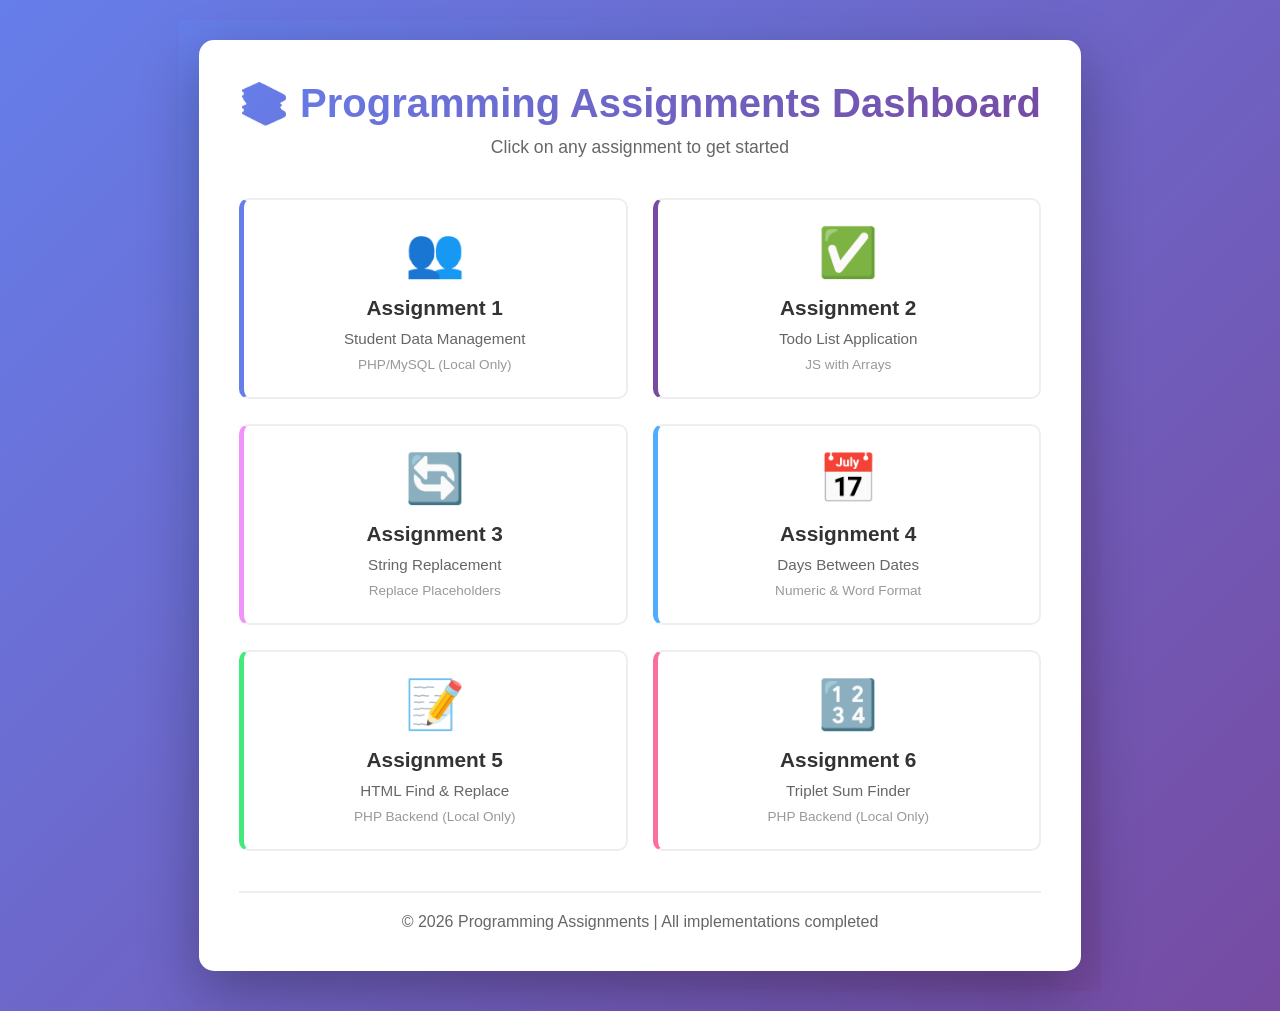
<file: index.html>
<?php
// Main Index Page - All Assignments
?>
<!DOCTYPE html>
<html lang="en">

<head>
    <meta charset="UTF-8">
    <meta name="viewport" content="width=device-width, initial-scale=1.0">
    <title>Programming Assignments - Dashboard</title>
    <link rel="stylesheet" href="public/css/style.css">
</head>

<body>
    <div class="container">
        <header>
            <h1>📚 Programming Assignments Dashboard</h1>
            <p>Click on any assignment to get started</p>
        </header>

        <nav class="assignments-nav">
            <div class="assignments-grid">
                <a href="assignment1.html" class="assignment-card assignment-card-1">
                    <div class="card-icon">👥</div>
                    <h3>Assignment 1</h3>
                    <p>Student Data Management</p>
                    <small>PHP/MySQL (Local Only)</small>
                </a>

                <a href="assignment2.html" class="assignment-card assignment-card-2">
                    <div class="card-icon">✅</div>
                    <h3>Assignment 2</h3>
                    <p>Todo List Application</p>
                    <small>JS with Arrays</small>
                </a>

                <a href="assignment3.html" class="assignment-card assignment-card-3">
                    <div class="card-icon">🔄</div>
                    <h3>Assignment 3</h3>
                    <p>String Replacement</p>
                    <small>Replace Placeholders</small>
                </a>

                <a href="assignment4.html" class="assignment-card assignment-card-4">
                    <div class="card-icon">📅</div>
                    <h3>Assignment 4</h3>
                    <p>Days Between Dates</p>
                    <small>Numeric & Word Format</small>
                </a>

                <a href="assignment5.html" class="assignment-card assignment-card-5">
                    <div class="card-icon">📝</div>
                    <h3>Assignment 5</h3>
                    <p>HTML Find & Replace</p>
                    <small>PHP Backend (Local Only)</small>
                </a>

                <a href="assignment6.html" class="assignment-card assignment-card-6">
                    <div class="card-icon">🔢</div>
                    <h3>Assignment 6</h3>
                    <p>Triplet Sum Finder</p>
                    <small>PHP Backend (Local Only)</small>
                </a>
            </div>
        </nav>

        <footer>
            <p>&copy; 2026 Programming Assignments | All implementations completed</p>
        </footer>
    </div>
</body>

</html>
</file>
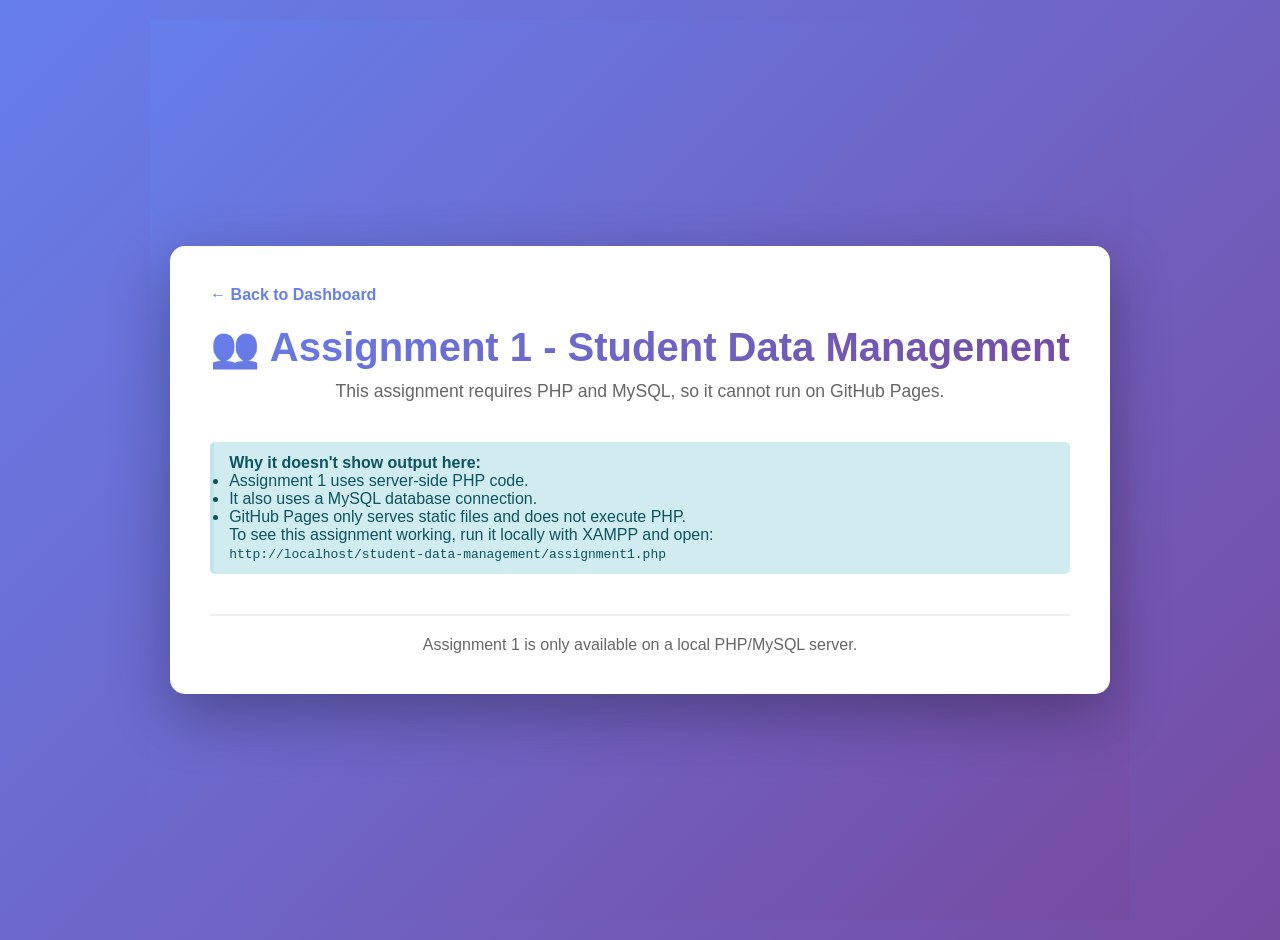
<file: assignment1.html>
<!DOCTYPE html>
<html lang="en">

<head>
    <meta charset="UTF-8">
    <meta name="viewport" content="width=device-width, initial-scale=1.0">
    <title>Assignment 1 - Local Only</title>
    <link rel="stylesheet" href="public/css/style.css">
</head>

<body>
    <div class="container">
        <a href="index.html" class="back-link">← Back to Dashboard</a>

        <header>
            <h1>👥 Assignment 1 - Student Data Management</h1>
            <p>This assignment requires PHP and MySQL, so it cannot run on GitHub Pages.</p>
        </header>

        <div class="info-message">
            <p><strong>Why it doesn't show output here:</strong></p>
            <ul>
                <li>Assignment 1 uses server-side PHP code.</li>
                <li>It also uses a MySQL database connection.</li>
                <li>GitHub Pages only serves static files and does not execute PHP.</li>
            </ul>
            <p>To see this assignment working, run it locally with XAMPP and open:</p>
            <p><code>http://localhost/student-data-management/assignment1.php</code></p>
        </div>

        <footer>
            <p>Assignment 1 is only available on a local PHP/MySQL server.</p>
        </footer>
    </div>
</body>

</html>
</file>
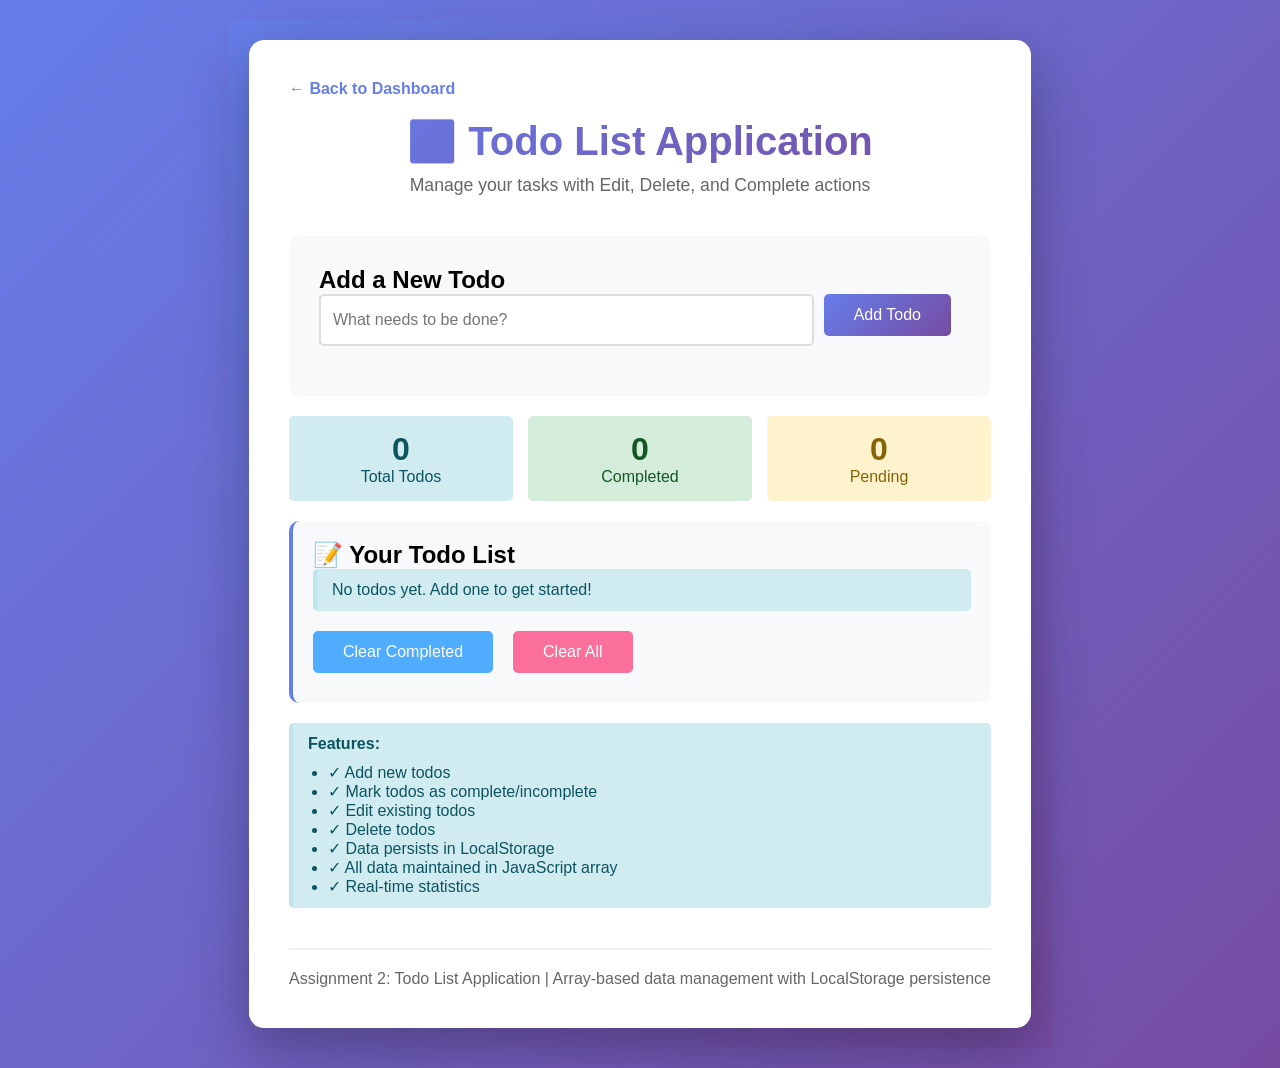
<file: assignment2.html>
<!DOCTYPE html>
<html lang="en">

<head>
    <meta charset="UTF-8">
    <meta name="viewport" content="width=device-width, initial-scale=1.0">
    <title>Assignment 2 - Todo List Application</title>
    <link rel="stylesheet" href="public/css/style.css">
</head>

<body>
    <div class="container">
        <a href="index.html" class="back-link">← Back to Dashboard</a>

        <header>
            <h1>✅ Todo List Application</h1>
            <p>Manage your tasks with Edit, Delete, and Complete actions</p>
        </header>

        <div class="form-container">
            <h2>Add a New Todo</h2>
            <form id="todoForm">
                <div class="todo-input-group">
                    <input type="text" id="todoInput" placeholder="What needs to be done?" required>
                    <button type="submit">Add Todo</button>
                </div>
            </form>
        </div>

        <div id="todoStats"></div>

        <div class="output-section">
            <h2>📝 Your Todo List</h2>
            <div id="todoList" class="todo-list">
                <!-- Todos will be rendered here -->
            </div>

            <div style="margin-top: 20px; display: flex; gap: 10px;">
                <button onclick="todoApp.clearCompleted()" style="background: #4facfe;">Clear Completed</button>
                <button onclick="todoApp.clearAll()" style="background: #fa709a;">Clear All</button>
            </div>
        </div>

        <div class="info-message" style="margin-top: 20px;">
            <strong>Features:</strong>
            <ul style="margin-left: 20px; margin-top: 10px;">
                <li>✓ Add new todos</li>
                <li>✓ Mark todos as complete/incomplete</li>
                <li>✓ Edit existing todos</li>
                <li>✓ Delete todos</li>
                <li>✓ Data persists in LocalStorage</li>
                <li>✓ All data maintained in JavaScript array</li>
                <li>✓ Real-time statistics</li>
            </ul>
        </div>

        <footer>
            <p>Assignment 2: Todo List Application | Array-based data management with LocalStorage persistence</p>
        </footer>
    </div>

    <script src="public/js/assignment2.js"></script>
</body>

</html>
</file>
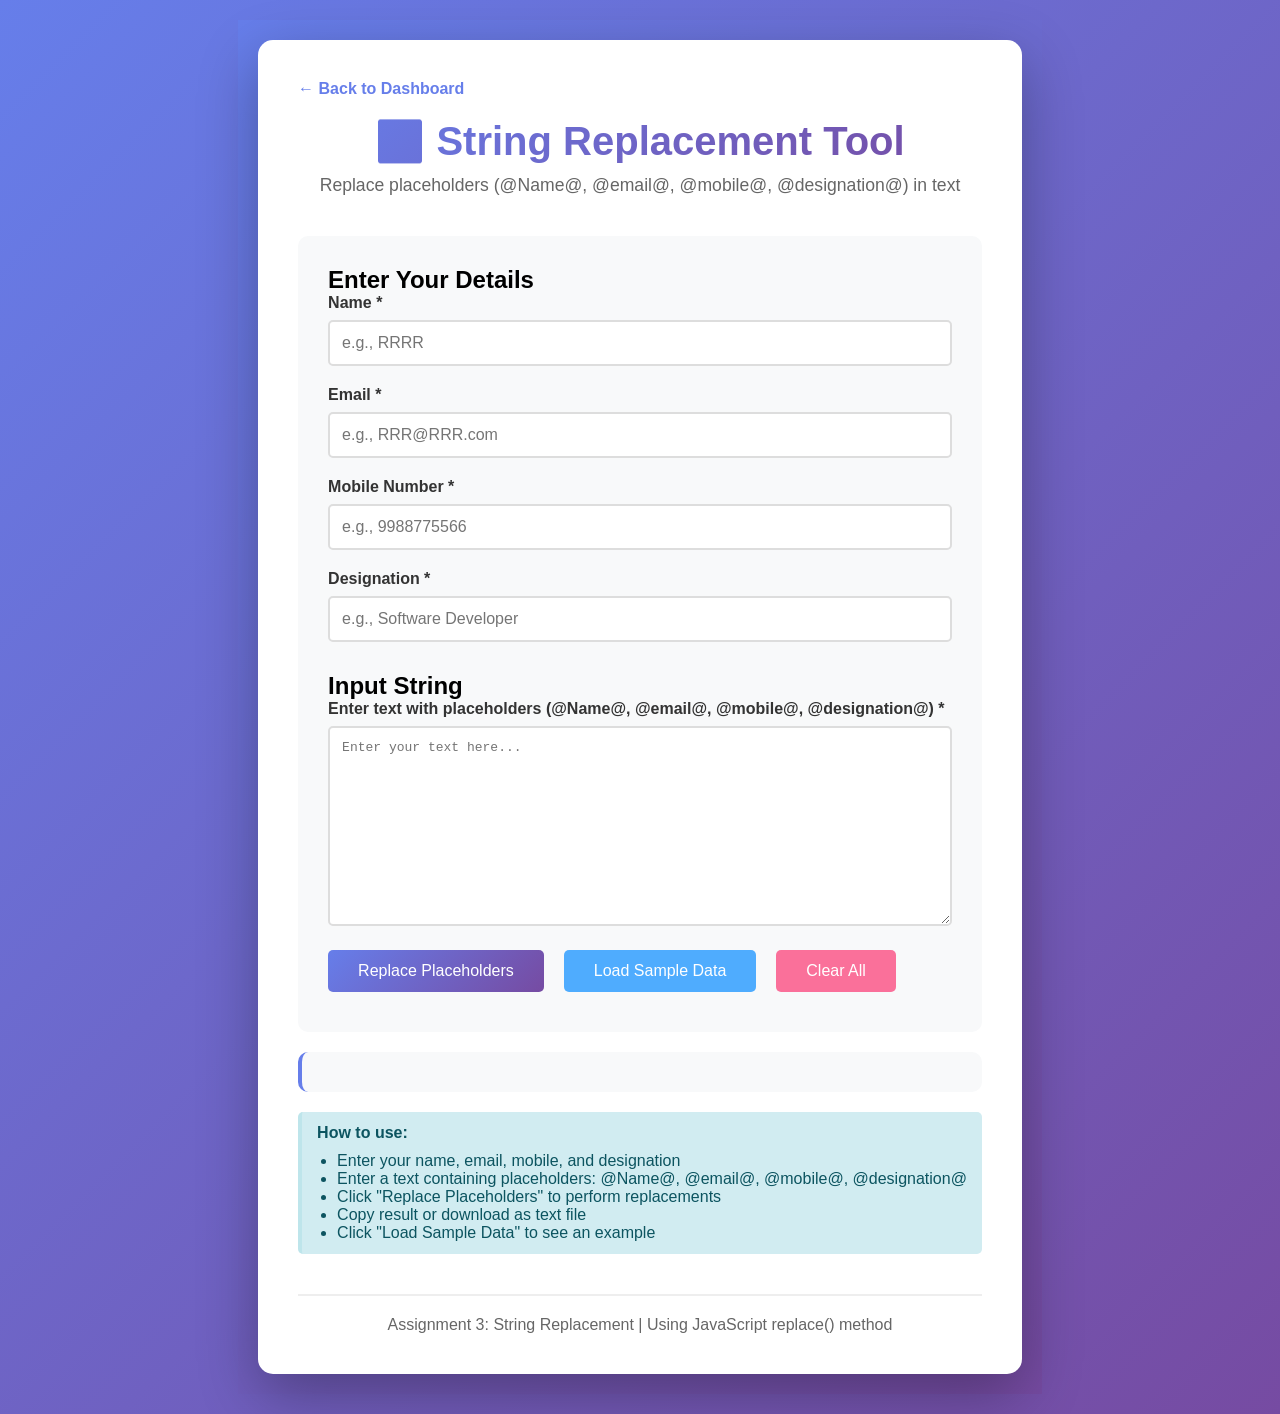
<file: assignment3.html>
<!DOCTYPE html>
<html lang="en">

<head>
    <meta charset="UTF-8">
    <meta name="viewport" content="width=device-width, initial-scale=1.0">
    <title>Assignment 3 - String Replacement</title>
    <link rel="stylesheet" href="public/css/style.css">
</head>

<body>
    <div class="container">
        <a href="index.html" class="back-link">← Back to Dashboard</a>

        <header>
            <h1>🔄 String Replacement Tool</h1>
            <p>Replace placeholders (@Name@, @email@, @mobile@, @designation@) in text</p>
        </header>

        <div id="errorMessages"></div>

        <div class="form-container">
            <h2>Enter Your Details</h2>

            <div class="form-group">
                <label for="name">Name *</label>
                <input type="text" id="name" placeholder="e.g., RRRR" required>
            </div>

            <div class="form-group">
                <label for="email">Email *</label>
                <input type="email" id="email" placeholder="e.g., RRR@RRR.com" required>
            </div>

            <div class="form-group">
                <label for="mobile">Mobile Number *</label>
                <input type="tel" id="mobile" placeholder="e.g., 9988775566" required>
            </div>

            <div class="form-group">
                <label for="designation">Designation *</label>
                <input type="text" id="designation" placeholder="e.g., Software Developer" required>
            </div>

            <h2 style="margin-top: 30px;">Input String</h2>
            <div class="form-group">
                <label for="inputString">Enter text with placeholders (@Name@, @email@, @mobile@, @designation@)
                    *</label>
                <textarea id="inputString" placeholder="Enter your text here..." style="height: 200px;"
                    required></textarea>
            </div>

            <div style="display: flex; gap: 10px; flex-wrap: wrap;">
                <button onclick="performStringReplacement()"
                    style="background: linear-gradient(135deg, #667eea 0%, #764ba2 100%);">Replace Placeholders</button>
                <button onclick="loadSampleData()" style="background: #4facfe;">Load Sample Data</button>
                <button onclick="clearAll()" style="background: #fa709a;">Clear All</button>
            </div>
        </div>

        <div class="output-section" id="replacementOutput">
            <!-- Output will be displayed here -->
        </div>

        <div class="info-message" style="margin-top: 20px;">
            <strong>How to use:</strong>
            <ul style="margin-left: 20px; margin-top: 10px;">
                <li>Enter your name, email, mobile, and designation</li>
                <li>Enter a text containing placeholders: @Name@, @email@, @mobile@, @designation@</li>
                <li>Click "Replace Placeholders" to perform replacements</li>
                <li>Copy result or download as text file</li>
                <li>Click "Load Sample Data" to see an example</li>
            </ul>
        </div>

        <footer>
            <p>Assignment 3: String Replacement | Using JavaScript replace() method</p>
        </footer>
    </div>

    <script src="public/js/assignment3.js"></script>
</body>

</html>
</file>
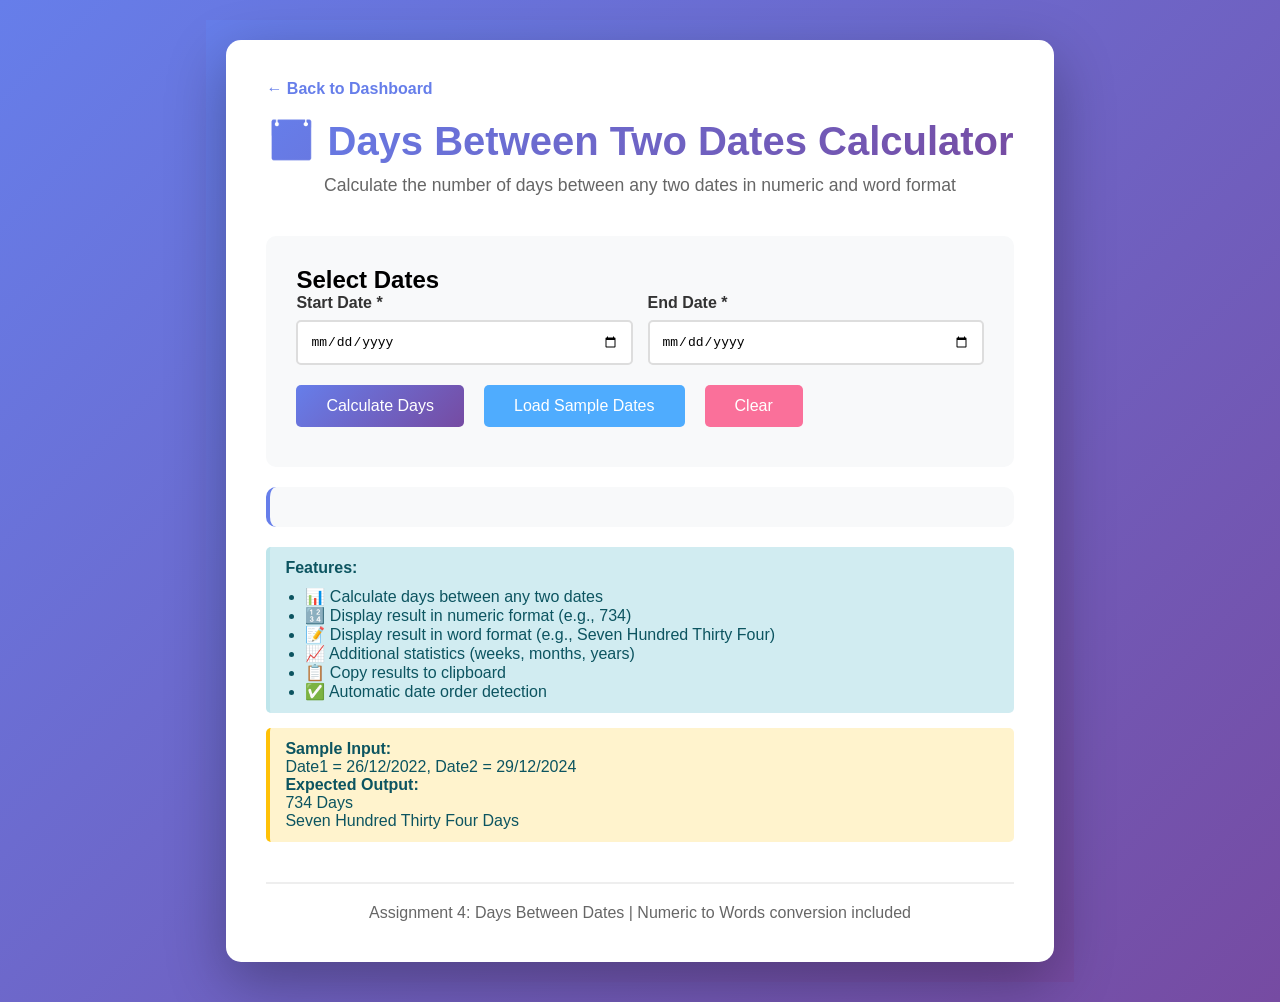
<file: assignment4.html>
<!DOCTYPE html>
<html lang="en">

<head>
    <meta charset="UTF-8">
    <meta name="viewport" content="width=device-width, initial-scale=1.0">
    <title>Assignment 4 - Days Between Dates</title>
    <link rel="stylesheet" href="public/css/style.css">
</head>

<body>
    <div class="container">
        <a href="index.html" class="back-link">← Back to Dashboard</a>

        <header>
            <h1>📅 Days Between Two Dates Calculator</h1>
            <p>Calculate the number of days between any two dates in numeric and word format</p>
        </header>

        <div class="form-container">
            <h2>Select Dates</h2>

            <div class="form-row">
                <div class="form-group">
                    <label for="date1">Start Date *</label>
                    <input type="date" id="date1" required>
                </div>
                <div class="form-group">
                    <label for="date2">End Date *</label>
                    <input type="date" id="date2" required>
                </div>
            </div>

            <div style="display: flex; gap: 10px; flex-wrap: wrap;">
                <button onclick="calculateDaysBetween()"
                    style="background: linear-gradient(135deg, #667eea 0%, #764ba2 100%);">Calculate Days</button>
                <button onclick="loadSampleDates()" style="background: #4facfe;">Load Sample Dates</button>
                <button onclick="clearDatesForm()" style="background: #fa709a;">Clear</button>
            </div>
        </div>

        <div class="output-section" id="daysOutput">
            <!-- Result will be displayed here -->
        </div>

        <div class="info-message" style="margin-top: 20px;">
            <strong>Features:</strong>
            <ul style="margin-left: 20px; margin-top: 10px;">
                <li>📊 Calculate days between any two dates</li>
                <li>🔢 Display result in numeric format (e.g., 734)</li>
                <li>📝 Display result in word format (e.g., Seven Hundred Thirty Four)</li>
                <li>📈 Additional statistics (weeks, months, years)</li>
                <li>📋 Copy results to clipboard</li>
                <li>✅ Automatic date order detection</li>
            </ul>
        </div>

        <div class="info-message" style="margin-top: 15px; background: #fff3cd; border-left-color: #ffc107;">
            <strong>Sample Input:</strong>
            <p>Date1 = 26/12/2022, Date2 = 29/12/2024</p>
            <strong>Expected Output:</strong>
            <p>734 Days<br>Seven Hundred Thirty Four Days</p>
        </div>

        <footer>
            <p>Assignment 4: Days Between Dates | Numeric to Words conversion included</p>
        </footer>
    </div>

    <script src="public/js/assignment4.js"></script>
</body>

</html>
</file>
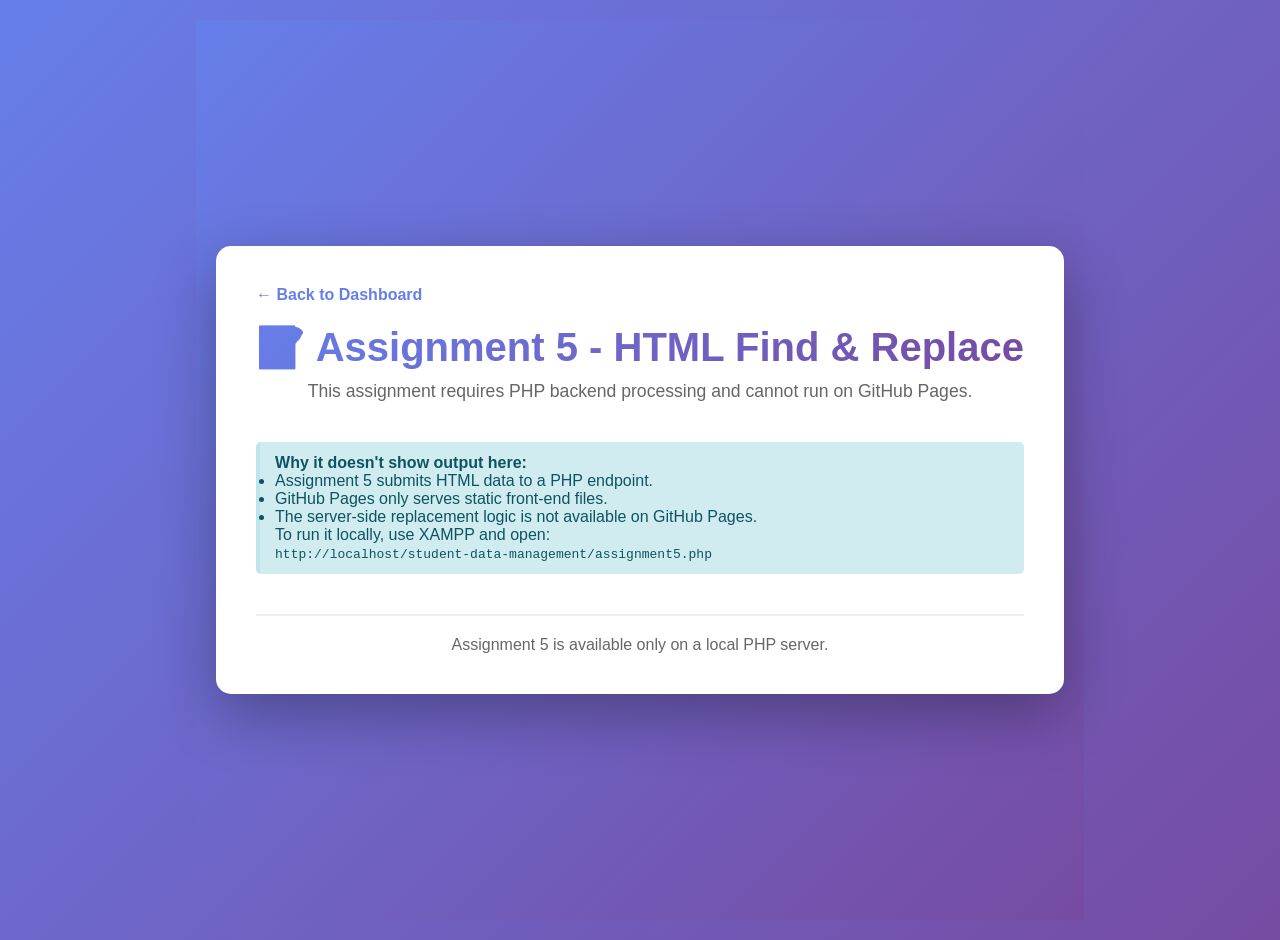
<file: assignment5.html>
<!DOCTYPE html>
<html lang="en">

<head>
    <meta charset="UTF-8">
    <meta name="viewport" content="width=device-width, initial-scale=1.0">
    <title>Assignment 5 - Local Only</title>
    <link rel="stylesheet" href="public/css/style.css">
</head>

<body>
    <div class="container">
        <a href="index.html" class="back-link">← Back to Dashboard</a>

        <header>
            <h1>📝 Assignment 5 - HTML Find & Replace</h1>
            <p>This assignment requires PHP backend processing and cannot run on GitHub Pages.</p>
        </header>

        <div class="info-message">
            <p><strong>Why it doesn't show output here:</strong></p>
            <ul>
                <li>Assignment 5 submits HTML data to a PHP endpoint.</li>
                <li>GitHub Pages only serves static front-end files.</li>
                <li>The server-side replacement logic is not available on GitHub Pages.</li>
            </ul>
            <p>To run it locally, use XAMPP and open:</p>
            <p><code>http://localhost/student-data-management/assignment5.php</code></p>
        </div>

        <footer>
            <p>Assignment 5 is available only on a local PHP server.</p>
        </footer>
    </div>
</body>

</html>
</file>
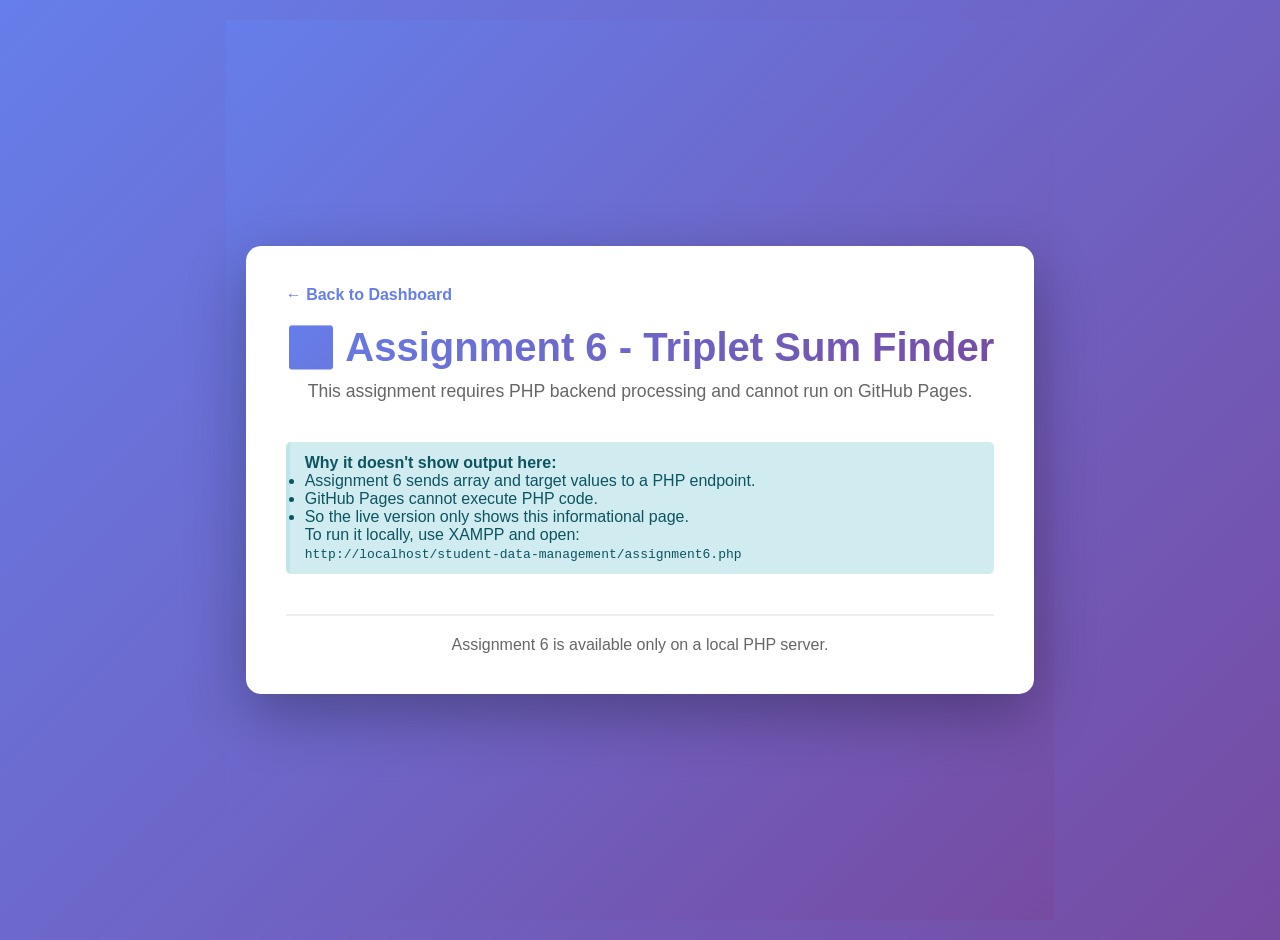
<file: assignment6.html>
<!DOCTYPE html>
<html lang="en">

<head>
    <meta charset="UTF-8">
    <meta name="viewport" content="width=device-width, initial-scale=1.0">
    <title>Assignment 6 - Local Only</title>
    <link rel="stylesheet" href="public/css/style.css">
</head>

<body>
    <div class="container">
        <a href="index.html" class="back-link">← Back to Dashboard</a>

        <header>
            <h1>🔢 Assignment 6 - Triplet Sum Finder</h1>
            <p>This assignment requires PHP backend processing and cannot run on GitHub Pages.</p>
        </header>

        <div class="info-message">
            <p><strong>Why it doesn't show output here:</strong></p>
            <ul>
                <li>Assignment 6 sends array and target values to a PHP endpoint.</li>
                <li>GitHub Pages cannot execute PHP code.</li>
                <li>So the live version only shows this informational page.</li>
            </ul>
            <p>To run it locally, use XAMPP and open:</p>
            <p><code>http://localhost/student-data-management/assignment6.php</code></p>
        </div>

        <footer>
            <p>Assignment 6 is available only on a local PHP server.</p>
        </footer>
    </div>
</body>

</html>
</file>
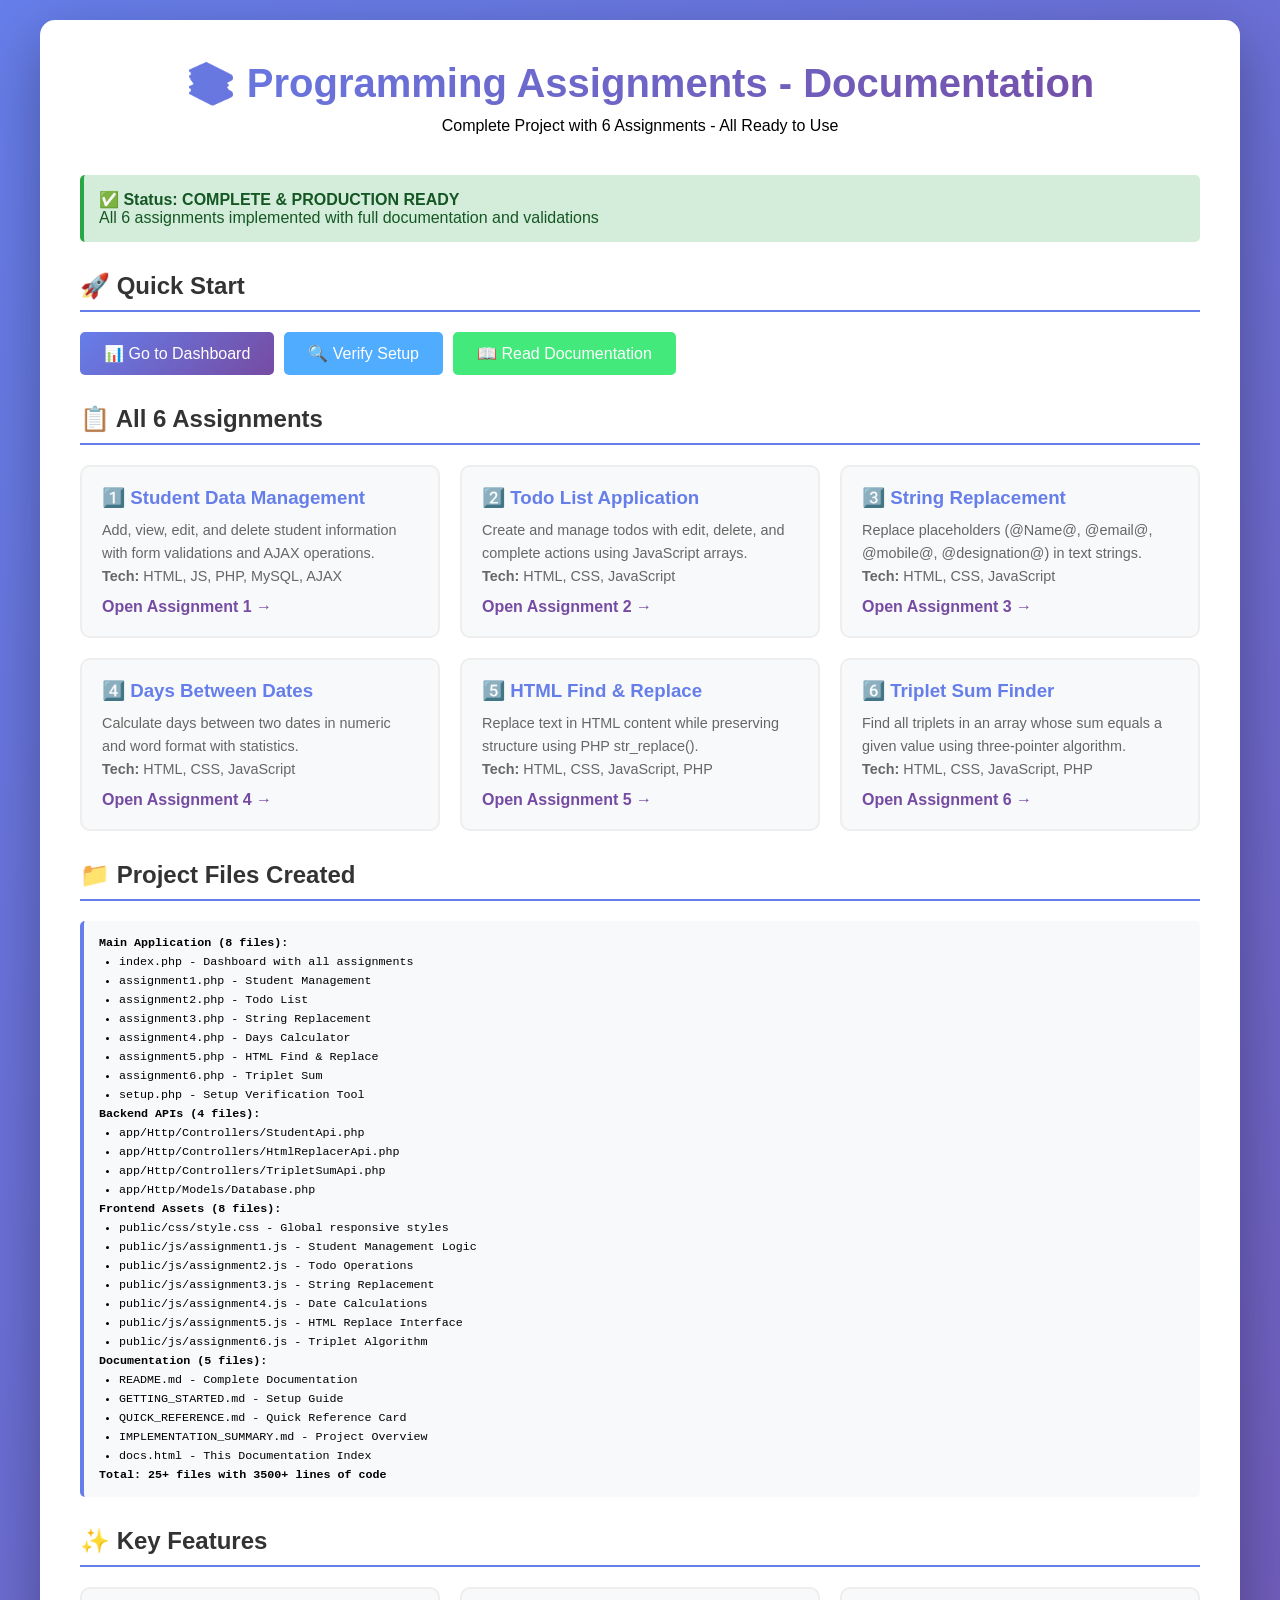
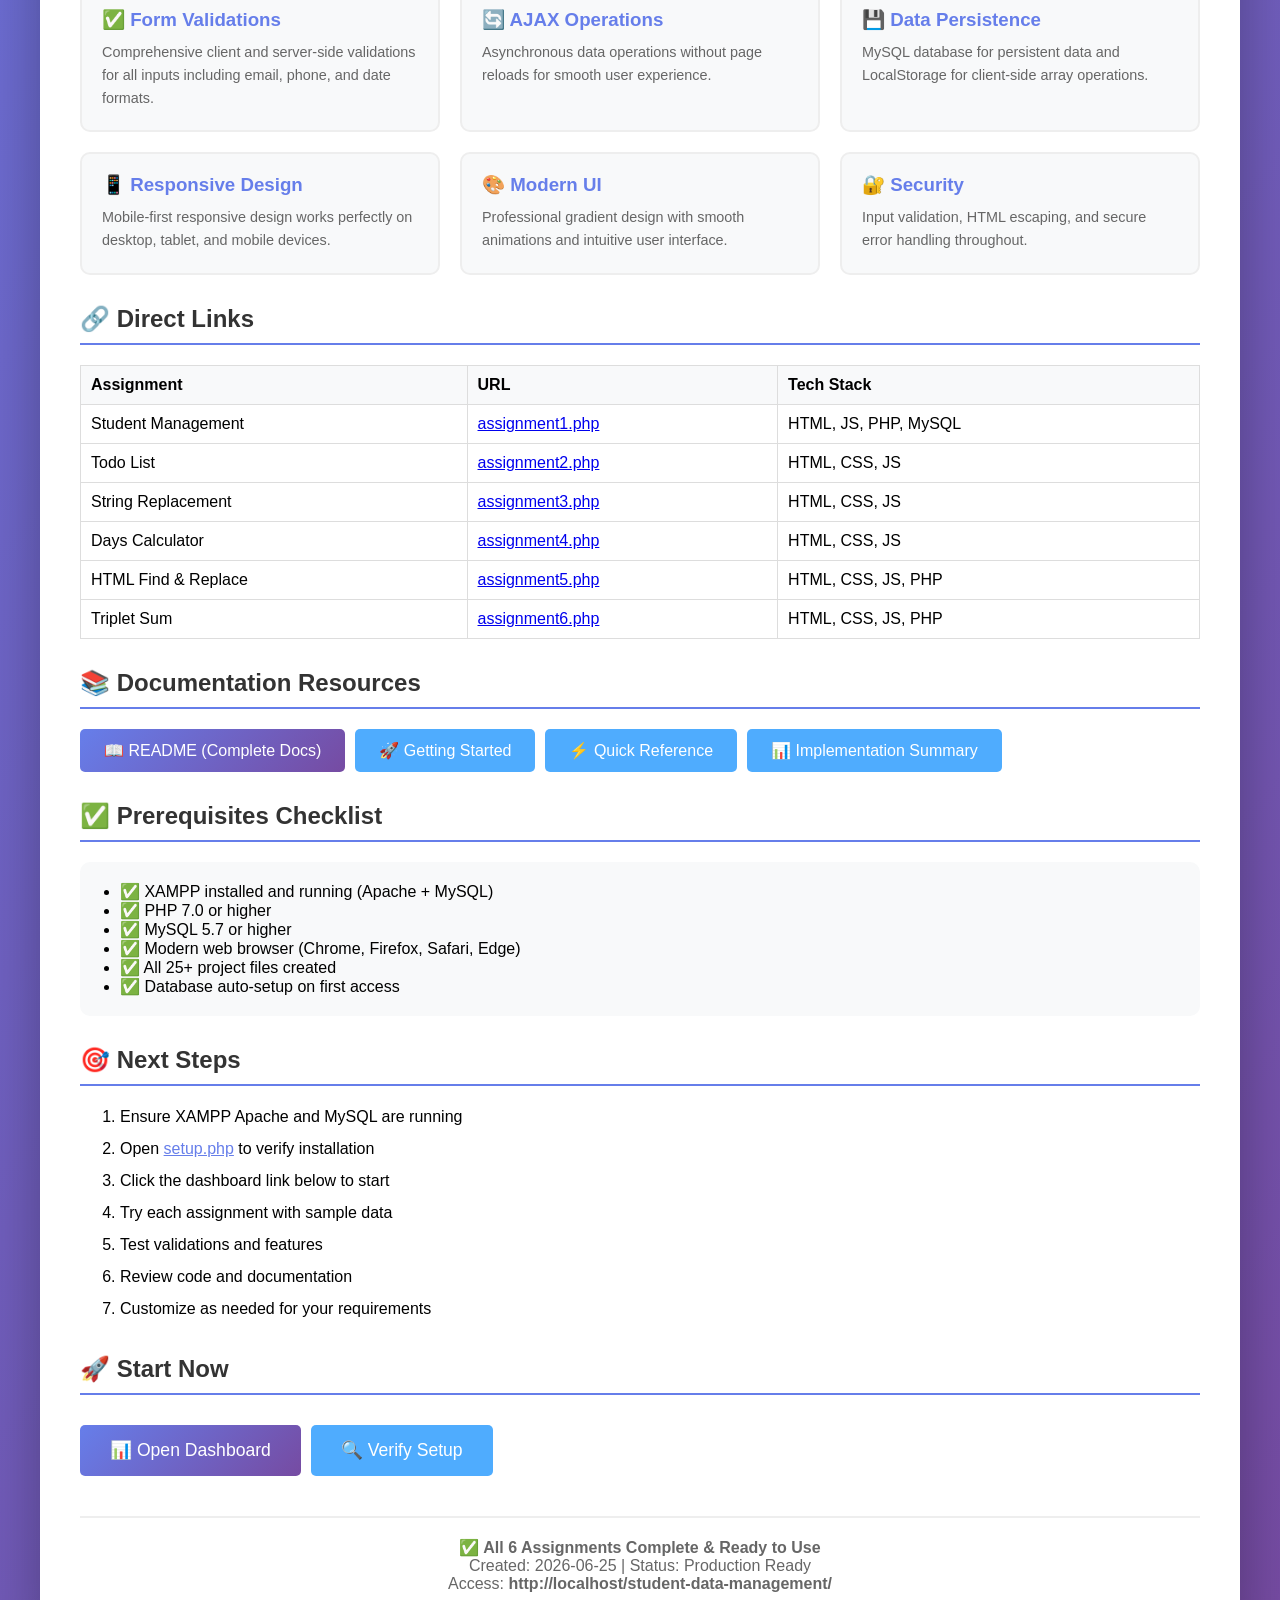
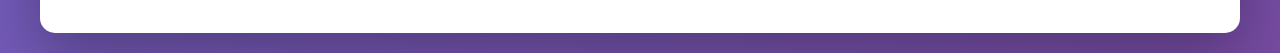
<file: docs.html>
<!DOCTYPE html>
<html lang="en">

<head>
    <meta charset="UTF-8">
    <meta name="viewport" content="width=device-width, initial-scale=1.0">
    <title>Project Documentation Index</title>
    <style>
        * {
            margin: 0;
            padding: 0;
            box-sizing: border-box;
        }

        body {
            font-family: 'Segoe UI', Tahoma, Geneva, Verdana, sans-serif;
            background: linear-gradient(135deg, #667eea 0%, #764ba2 100%);
            min-height: 100vh;
            padding: 20px;
            display: flex;
            justify-content: center;
            align-items: center;
        }

        .container {
            background: white;
            border-radius: 15px;
            box-shadow: 0 20px 60px rgba(0, 0, 0, 0.3);
            padding: 40px;
            max-width: 1200px;
            width: 100%;
        }

        header {
            text-align: center;
            margin-bottom: 40px;
        }

        h1 {
            color: #333;
            font-size: 2.5em;
            margin-bottom: 10px;
            background: linear-gradient(135deg, #667eea 0%, #764ba2 100%);
            -webkit-background-clip: text;
            -webkit-text-fill-color: transparent;
        }

        h2 {
            color: #333;
            font-size: 1.5em;
            margin-top: 30px;
            margin-bottom: 15px;
            border-bottom: 2px solid #667eea;
            padding-bottom: 10px;
        }

        .grid {
            display: grid;
            grid-template-columns: repeat(auto-fit, minmax(300px, 1fr));
            gap: 20px;
            margin: 20px 0;
        }

        .card {
            background: #f8f9fa;
            border: 2px solid #eee;
            border-radius: 10px;
            padding: 20px;
            transition: all 0.3s ease;
            cursor: pointer;
        }

        .card:hover {
            border-color: #667eea;
            transform: translateY(-5px);
            box-shadow: 0 10px 30px rgba(102, 126, 234, 0.2);
        }

        .card h3 {
            color: #667eea;
            margin-bottom: 10px;
        }

        .card p {
            color: #666;
            font-size: 0.9em;
            line-height: 1.6;
        }

        .card a {
            display: inline-block;
            margin-top: 10px;
            color: #764ba2;
            text-decoration: none;
            font-weight: 600;
            transition: color 0.3s;
        }

        .card a:hover {
            color: #667eea;
        }

        .button-group {
            display: flex;
            gap: 10px;
            flex-wrap: wrap;
            margin: 20px 0;
        }

        .btn {
            display: inline-block;
            padding: 12px 24px;
            background: linear-gradient(135deg, #667eea 0%, #764ba2 100%);
            color: white;
            text-decoration: none;
            border-radius: 5px;
            transition: transform 0.2s;
            text-align: center;
        }

        .btn:hover {
            transform: scale(1.05);
        }

        .btn-secondary {
            background: #4facfe;
        }

        .btn-success {
            background: #43e97b;
        }

        .status {
            background: #d4edda;
            border-left: 4px solid #28a745;
            padding: 15px;
            border-radius: 5px;
            margin: 20px 0;
            color: #155724;
        }

        .file-list {
            background: #f8f9fa;
            border-left: 4px solid #667eea;
            padding: 15px;
            border-radius: 5px;
            margin: 20px 0;
            font-family: monospace;
            font-size: 0.9em;
        }

        .file-list li {
            margin: 5px 0;
            margin-left: 20px;
        }

        footer {
            text-align: center;
            margin-top: 40px;
            padding-top: 20px;
            border-top: 2px solid #eee;
            color: #666;
        }
    </style>
</head>

<body>
    <div class="container">
        <header>
            <h1>📚 Programming Assignments - Documentation</h1>
            <p>Complete Project with 6 Assignments - All Ready to Use</p>
        </header>

        <div class="status">
            <strong>✅ Status: COMPLETE & PRODUCTION READY</strong><br>
            All 6 assignments implemented with full documentation and validations
        </div>

        <h2>🚀 Quick Start</h2>
        <div class="button-group">
            <a href="index.php" class="btn">📊 Go to Dashboard</a>
            <a href="setup.php" class="btn btn-secondary">🔍 Verify Setup</a>
            <a href="README.md" class="btn btn-success" target="_blank">📖 Read Documentation</a>
        </div>

        <h2>📋 All 6 Assignments</h2>
        <div class="grid">
            <div class="card">
                <h3>1️⃣ Student Data Management</h3>
                <p>Add, view, edit, and delete student information with form validations and AJAX operations.</p>
                <p><strong>Tech:</strong> HTML, JS, PHP, MySQL, AJAX</p>
                <a href="assignment1.php">Open Assignment 1 →</a>
            </div>

            <div class="card">
                <h3>2️⃣ Todo List Application</h3>
                <p>Create and manage todos with edit, delete, and complete actions using JavaScript arrays.</p>
                <p><strong>Tech:</strong> HTML, CSS, JavaScript</p>
                <a href="assignment2.php">Open Assignment 2 →</a>
            </div>

            <div class="card">
                <h3>3️⃣ String Replacement</h3>
                <p>Replace placeholders (@Name@, @email@, @mobile@, @designation@) in text strings.</p>
                <p><strong>Tech:</strong> HTML, CSS, JavaScript</p>
                <a href="assignment3.php">Open Assignment 3 →</a>
            </div>

            <div class="card">
                <h3>4️⃣ Days Between Dates</h3>
                <p>Calculate days between two dates in numeric and word format with statistics.</p>
                <p><strong>Tech:</strong> HTML, CSS, JavaScript</p>
                <a href="assignment4.php">Open Assignment 4 →</a>
            </div>

            <div class="card">
                <h3>5️⃣ HTML Find & Replace</h3>
                <p>Replace text in HTML content while preserving structure using PHP str_replace().</p>
                <p><strong>Tech:</strong> HTML, CSS, JavaScript, PHP</p>
                <a href="assignment5.php">Open Assignment 5 →</a>
            </div>

            <div class="card">
                <h3>6️⃣ Triplet Sum Finder</h3>
                <p>Find all triplets in an array whose sum equals a given value using three-pointer algorithm.</p>
                <p><strong>Tech:</strong> HTML, CSS, JavaScript, PHP</p>
                <a href="assignment6.php">Open Assignment 6 →</a>
            </div>
        </div>

        <h2>📁 Project Files Created</h2>
        <div class="file-list">
            <strong>Main Application (8 files):</strong>
            <ul>
                <li>index.php - Dashboard with all assignments</li>
                <li>assignment1.php - Student Management</li>
                <li>assignment2.php - Todo List</li>
                <li>assignment3.php - String Replacement</li>
                <li>assignment4.php - Days Calculator</li>
                <li>assignment5.php - HTML Find & Replace</li>
                <li>assignment6.php - Triplet Sum</li>
                <li>setup.php - Setup Verification Tool</li>
            </ul>

            <strong>Backend APIs (4 files):</strong>
            <ul>
                <li>app/Http/Controllers/StudentApi.php</li>
                <li>app/Http/Controllers/HtmlReplacerApi.php</li>
                <li>app/Http/Controllers/TripletSumApi.php</li>
                <li>app/Http/Models/Database.php</li>
            </ul>

            <strong>Frontend Assets (8 files):</strong>
            <ul>
                <li>public/css/style.css - Global responsive styles</li>
                <li>public/js/assignment1.js - Student Management Logic</li>
                <li>public/js/assignment2.js - Todo Operations</li>
                <li>public/js/assignment3.js - String Replacement</li>
                <li>public/js/assignment4.js - Date Calculations</li>
                <li>public/js/assignment5.js - HTML Replace Interface</li>
                <li>public/js/assignment6.js - Triplet Algorithm</li>
            </ul>

            <strong>Documentation (5 files):</strong>
            <ul>
                <li>README.md - Complete Documentation</li>
                <li>GETTING_STARTED.md - Setup Guide</li>
                <li>QUICK_REFERENCE.md - Quick Reference Card</li>
                <li>IMPLEMENTATION_SUMMARY.md - Project Overview</li>
                <li>docs.html - This Documentation Index</li>
            </ul>

            <strong>Total: 25+ files with 3500+ lines of code</strong>
        </div>

        <h2>✨ Key Features</h2>
        <div class="grid">
            <div class="card">
                <h3>✅ Form Validations</h3>
                <p>Comprehensive client and server-side validations for all inputs including email, phone, and date
                    formats.</p>
            </div>

            <div class="card">
                <h3>🔄 AJAX Operations</h3>
                <p>Asynchronous data operations without page reloads for smooth user experience.</p>
            </div>

            <div class="card">
                <h3>💾 Data Persistence</h3>
                <p>MySQL database for persistent data and LocalStorage for client-side array operations.</p>
            </div>

            <div class="card">
                <h3>📱 Responsive Design</h3>
                <p>Mobile-first responsive design works perfectly on desktop, tablet, and mobile devices.</p>
            </div>

            <div class="card">
                <h3>🎨 Modern UI</h3>
                <p>Professional gradient design with smooth animations and intuitive user interface.</p>
            </div>

            <div class="card">
                <h3>🔐 Security</h3>
                <p>Input validation, HTML escaping, and secure error handling throughout.</p>
            </div>
        </div>

        <h2>🔗 Direct Links</h2>
        <table style="width: 100%; border-collapse: collapse; margin: 20px 0;">
            <tr style="background: #f8f9fa;">
                <th style="padding: 10px; text-align: left; border: 1px solid #ddd;">Assignment</th>
                <th style="padding: 10px; text-align: left; border: 1px solid #ddd;">URL</th>
                <th style="padding: 10px; text-align: left; border: 1px solid #ddd;">Tech Stack</th>
            </tr>
            <tr>
                <td style="padding: 10px; border: 1px solid #ddd;">Student Management</td>
                <td style="padding: 10px; border: 1px solid #ddd;"><a href="assignment1.php">assignment1.php</a></td>
                <td style="padding: 10px; border: 1px solid #ddd;">HTML, JS, PHP, MySQL</td>
            </tr>
            <tr>
                <td style="padding: 10px; border: 1px solid #ddd;">Todo List</td>
                <td style="padding: 10px; border: 1px solid #ddd;"><a href="assignment2.php">assignment2.php</a></td>
                <td style="padding: 10px; border: 1px solid #ddd;">HTML, CSS, JS</td>
            </tr>
            <tr>
                <td style="padding: 10px; border: 1px solid #ddd;">String Replacement</td>
                <td style="padding: 10px; border: 1px solid #ddd;"><a href="assignment3.php">assignment3.php</a></td>
                <td style="padding: 10px; border: 1px solid #ddd;">HTML, CSS, JS</td>
            </tr>
            <tr>
                <td style="padding: 10px; border: 1px solid #ddd;">Days Calculator</td>
                <td style="padding: 10px; border: 1px solid #ddd;"><a href="assignment4.php">assignment4.php</a></td>
                <td style="padding: 10px; border: 1px solid #ddd;">HTML, CSS, JS</td>
            </tr>
            <tr>
                <td style="padding: 10px; border: 1px solid #ddd;">HTML Find & Replace</td>
                <td style="padding: 10px; border: 1px solid #ddd;"><a href="assignment5.php">assignment5.php</a></td>
                <td style="padding: 10px; border: 1px solid #ddd;">HTML, CSS, JS, PHP</td>
            </tr>
            <tr>
                <td style="padding: 10px; border: 1px solid #ddd;">Triplet Sum</td>
                <td style="padding: 10px; border: 1px solid #ddd;"><a href="assignment6.php">assignment6.php</a></td>
                <td style="padding: 10px; border: 1px solid #ddd;">HTML, CSS, JS, PHP</td>
            </tr>
        </table>

        <h2>📚 Documentation Resources</h2>
        <div class="button-group">
            <a href="README.md" class="btn" target="_blank">📖 README (Complete Docs)</a>
            <a href="GETTING_STARTED.md" class="btn btn-secondary" target="_blank">🚀 Getting Started</a>
            <a href="QUICK_REFERENCE.md" class="btn btn-secondary" target="_blank">⚡ Quick Reference</a>
            <a href="IMPLEMENTATION_SUMMARY.md" class="btn btn-secondary" target="_blank">📊 Implementation Summary</a>
        </div>

        <h2>✅ Prerequisites Checklist</h2>
        <div style="background: #f8f9fa; padding: 20px; border-radius: 10px; margin: 20px 0;">
            <ul style="margin-left: 20px;">
                <li>✅ XAMPP installed and running (Apache + MySQL)</li>
                <li>✅ PHP 7.0 or higher</li>
                <li>✅ MySQL 5.7 or higher</li>
                <li>✅ Modern web browser (Chrome, Firefox, Safari, Edge)</li>
                <li>✅ All 25+ project files created</li>
                <li>✅ Database auto-setup on first access</li>
            </ul>
        </div>

        <h2>🎯 Next Steps</h2>
        <ol style="margin-left: 40px; line-height: 2;">
            <li>Ensure XAMPP Apache and MySQL are running</li>
            <li>Open <a href="setup.php" style="color: #667eea;">setup.php</a> to verify installation</li>
            <li>Click the dashboard link below to start</li>
            <li>Try each assignment with sample data</li>
            <li>Test validations and features</li>
            <li>Review code and documentation</li>
            <li>Customize as needed for your requirements</li>
        </ol>

        <h2>🚀 Start Now</h2>
        <div class="button-group" style="margin-top: 30px;">
            <a href="index.php" class="btn" style="font-size: 1.1em; padding: 15px 30px;">
                📊 Open Dashboard
            </a>
            <a href="setup.php" class="btn btn-secondary" style="font-size: 1.1em; padding: 15px 30px;">
                🔍 Verify Setup
            </a>
        </div>

        <footer>
            <p><strong>✅ All 6 Assignments Complete & Ready to Use</strong></p>
            <p>Created: 2026-06-25 | Status: Production Ready</p>
            <p>Access: <strong>http://localhost/student-data-management/</strong></p>
        </footer>
    </div>
</body>

</html>
</file>
<file: public/css/style.css>
/* Global Styles */
* {
    margin: 0;
    padding: 0;
    box-sizing: border-box;
}

html, body {
    font-family: 'Segoe UI', Tahoma, Geneva, Verdana, sans-serif;
    background: linear-gradient(135deg, #667eea 0%, #764ba2 100%);
    min-height: 100vh;
    display: flex;
    justify-content: center;
    align-items: center;
    padding: 20px;
}

.container {
    background: white;
    border-radius: 15px;
    box-shadow: 0 20px 60px rgba(0, 0, 0, 0.3);
    padding: 40px;
    max-width: 1200px;
    width: 100%;
}

header {
    text-align: center;
    margin-bottom: 40px;
}

header h1 {
    color: #333;
    font-size: 2.5em;
    margin-bottom: 10px;
    background: linear-gradient(135deg, #667eea 0%, #764ba2 100%);
    -webkit-background-clip: text;
    -webkit-text-fill-color: transparent;
}

header p {
    color: #666;
    font-size: 1.1em;
}

/* Dashboard Grid */
.assignments-grid {
    display: grid;
    grid-template-columns: repeat(auto-fit, minmax(280px, 1fr));
    gap: 25px;
    margin: 30px 0;
}

.assignment-card {
    background: white;
    border: 2px solid #eee;
    border-radius: 10px;
    padding: 25px;
    text-align: center;
    cursor: pointer;
    transition: all 0.3s ease;
    text-decoration: none;
    display: flex;
    flex-direction: column;
    align-items: center;
    justify-content: center;
}

.assignment-card:hover {
    transform: translateY(-5px);
    box-shadow: 0 10px 30px rgba(0, 0, 0, 0.2);
    border-color: #667eea;
}

.card-icon {
    font-size: 3em;
    margin-bottom: 15px;
}

.assignment-card h3 {
    color: #333;
    margin-bottom: 10px;
    font-size: 1.3em;
}

.assignment-card p {
    color: #666;
    font-size: 0.95em;
    margin-bottom: 10px;
}

.assignment-card small {
    color: #999;
    font-size: 0.85em;
}

.assignment-card-1 { border-left: 5px solid #667eea; }
.assignment-card-2 { border-left: 5px solid #764ba2; }
.assignment-card-3 { border-left: 5px solid #f093fb; }
.assignment-card-4 { border-left: 5px solid #4facfe; }
.assignment-card-5 { border-left: 5px solid #43e97b; }
.assignment-card-6 { border-left: 5px solid #fa709a; }

/* Common Form Styles */
.form-container {
    background: #f8f9fa;
    padding: 30px;
    border-radius: 10px;
    margin: 20px 0;
}

.form-group {
    margin-bottom: 20px;
}

label {
    display: block;
    margin-bottom: 8px;
    color: #333;
    font-weight: 600;
}

input[type="text"],
input[type="email"],
input[type="date"],
input[type="tel"],
select,
textarea {
    width: 100%;
    padding: 12px;
    border: 2px solid #ddd;
    border-radius: 5px;
    font-size: 1em;
    transition: border-color 0.3s;
}

input:focus,
select:focus,
textarea:focus {
    outline: none;
    border-color: #667eea;
    box-shadow: 0 0 5px rgba(102, 126, 234, 0.3);
}

button {
    background: linear-gradient(135deg, #667eea 0%, #764ba2 100%);
    color: white;
    border: none;
    padding: 12px 30px;
    border-radius: 5px;
    cursor: pointer;
    font-size: 1em;
    transition: transform 0.2s;
    margin-right: 10px;
    margin-bottom: 10px;
}

button:hover {
    transform: scale(1.05);
}

button:active {
    transform: scale(0.98);
}

/* Table Styles */
table {
    width: 100%;
    border-collapse: collapse;
    margin: 20px 0;
    box-shadow: 0 2px 8px rgba(0, 0, 0, 0.1);
}

table thead {
    background: linear-gradient(135deg, #667eea 0%, #764ba2 100%);
    color: white;
}

table th {
    padding: 15px;
    text-align: left;
    font-weight: 600;
}

table td {
    padding: 12px 15px;
    border-bottom: 1px solid #eee;
}

table tbody tr:hover {
    background: #f5f5f5;
}

table tbody tr:nth-child(even) {
    background: #fafafa;
}

/* Error and Success Messages */
.error-message {
    background: #f8d7da;
    color: #721c24;
    padding: 12px 15px;
    border-radius: 5px;
    margin-bottom: 15px;
    border-left: 4px solid #f5c6cb;
}

.success-message {
    background: #d4edda;
    color: #155724;
    padding: 12px 15px;
    border-radius: 5px;
    margin-bottom: 15px;
    border-left: 4px solid #c3e6cb;
}

.info-message {
    background: #d1ecf1;
    color: #0c5460;
    padding: 12px 15px;
    border-radius: 5px;
    margin-bottom: 15px;
    border-left: 4px solid #bee5eb;
}

/* Assignment Specific Styles */
.back-link {
    display: inline-block;
    margin-bottom: 20px;
    color: #667eea;
    text-decoration: none;
    font-weight: 600;
    transition: color 0.3s;
}

.back-link:hover {
    color: #764ba2;
}

.form-row {
    display: grid;
    grid-template-columns: 1fr 1fr;
    gap: 15px;
}

@media (max-width: 768px) {
    .form-row {
        grid-template-columns: 1fr;
    }
    
    .assignments-grid {
        grid-template-columns: 1fr;
    }
    
    header h1 {
        font-size: 2em;
    }
    
    .container {
        padding: 20px;
    }
}

/* Todo List Specific */
.todo-input-group {
    display: flex;
    gap: 10px;
    margin-bottom: 20px;
}

.todo-input-group input {
    flex: 1;
}

.todo-list {
    list-style: none;
}

.todo-item {
    background: white;
    border: 1px solid #ddd;
    padding: 15px;
    border-radius: 5px;
    margin-bottom: 10px;
    display: flex;
    justify-content: space-between;
    align-items: center;
    transition: all 0.3s;
}

.todo-item:hover {
    box-shadow: 0 2px 8px rgba(0, 0, 0, 0.1);
}

.todo-item.completed {
    background: #d4edda;
    border-color: #c3e6cb;
}

.todo-item.completed .todo-text {
    text-decoration: line-through;
    color: #666;
}

.todo-text {
    flex: 1;
    margin-left: 10px;
}

.todo-actions {
    display: flex;
    gap: 8px;
}

.todo-btn {
    padding: 8px 12px;
    font-size: 0.9em;
    margin-right: 0;
}

/* Output Display */
.output-section {
    background: #f8f9fa;
    padding: 20px;
    border-radius: 10px;
    margin-top: 20px;
    border-left: 4px solid #667eea;
}

.output-section h3 {
    color: #333;
    margin-bottom: 15px;
}

.output-content {
    background: white;
    padding: 15px;
    border-radius: 5px;
    font-family: 'Courier New', monospace;
    white-space: pre-wrap;
    word-wrap: break-word;
    color: #333;
}

footer {
    text-align: center;
    margin-top: 40px;
    padding-top: 20px;
    border-top: 2px solid #eee;
    color: #666;
}

/* Loading Spinner */
.spinner {
    border: 4px solid #f3f3f3;
    border-top: 4px solid #667eea;
    border-radius: 50%;
    width: 30px;
    height: 30px;
    animation: spin 1s linear infinite;
    margin: 20px auto;
}

@keyframes spin {
    0% { transform: rotate(0deg); }
    100% { transform: rotate(360deg); }
}
</file>
